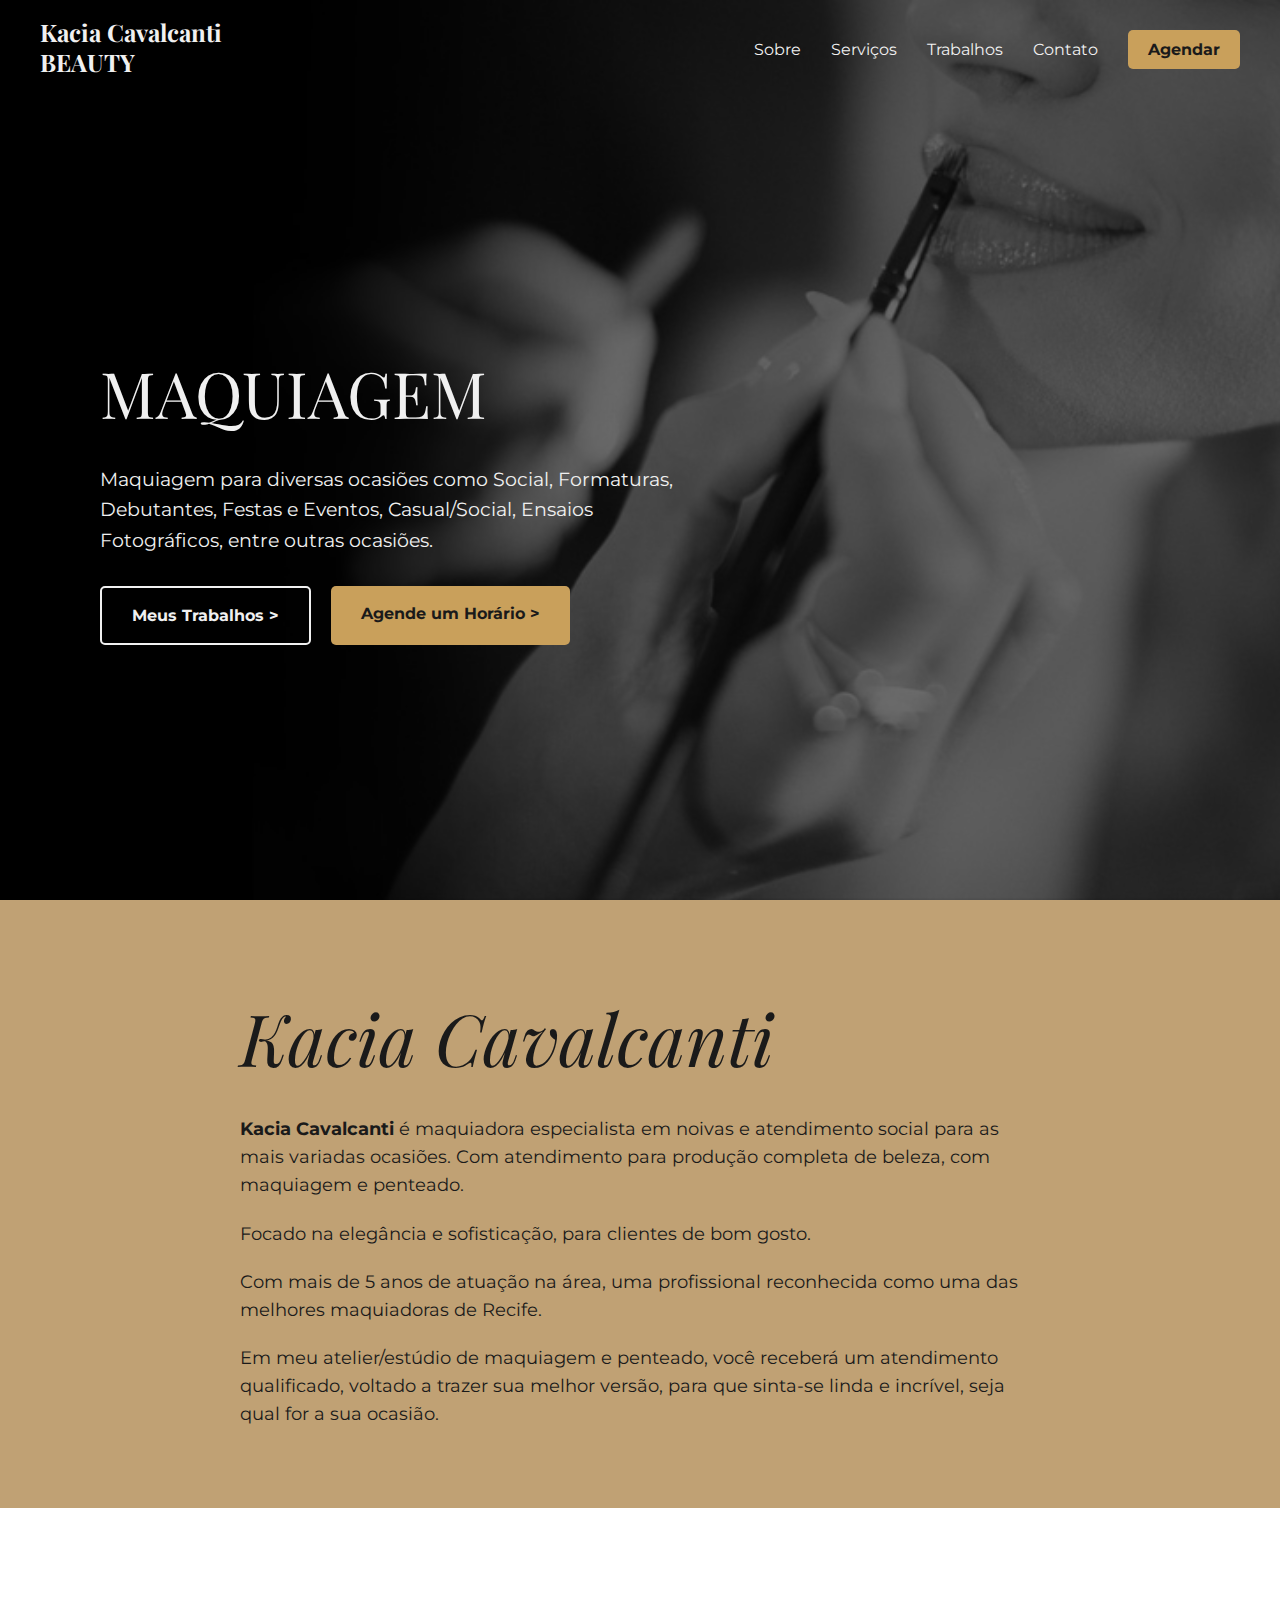
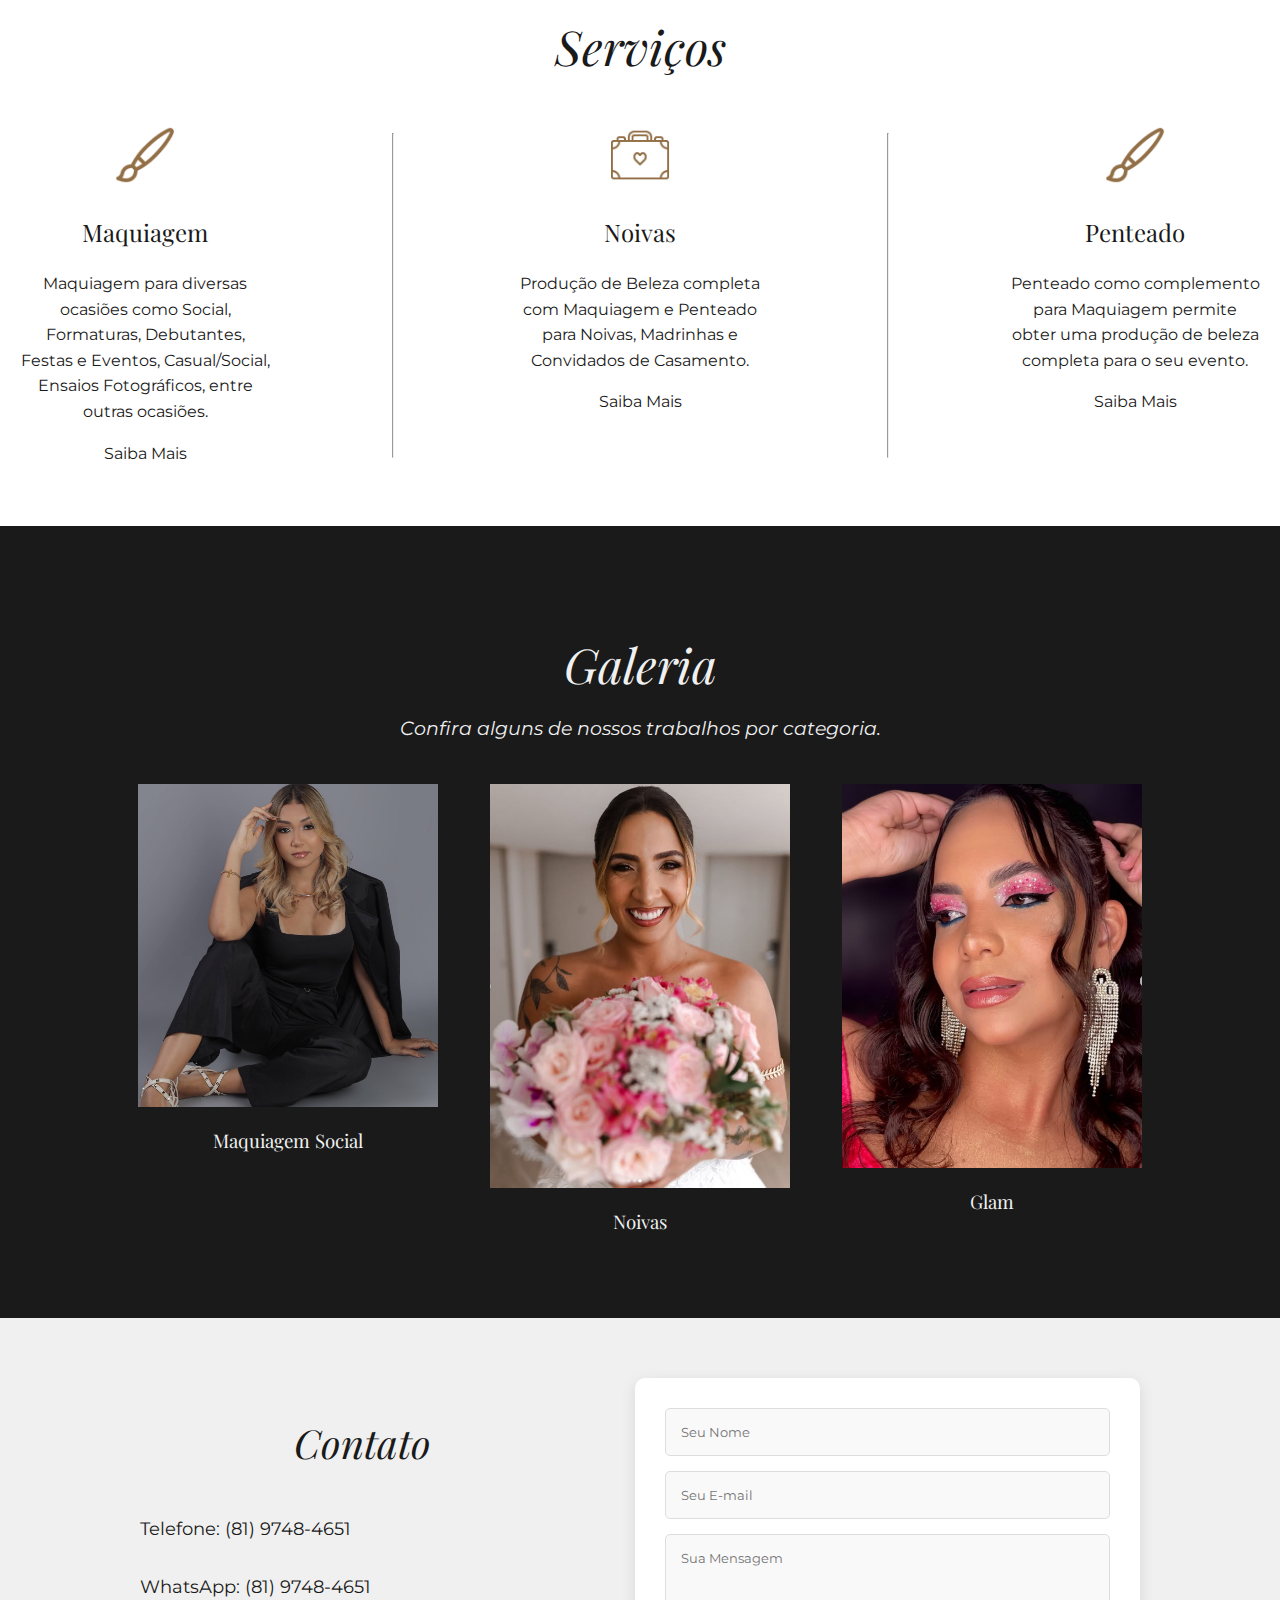
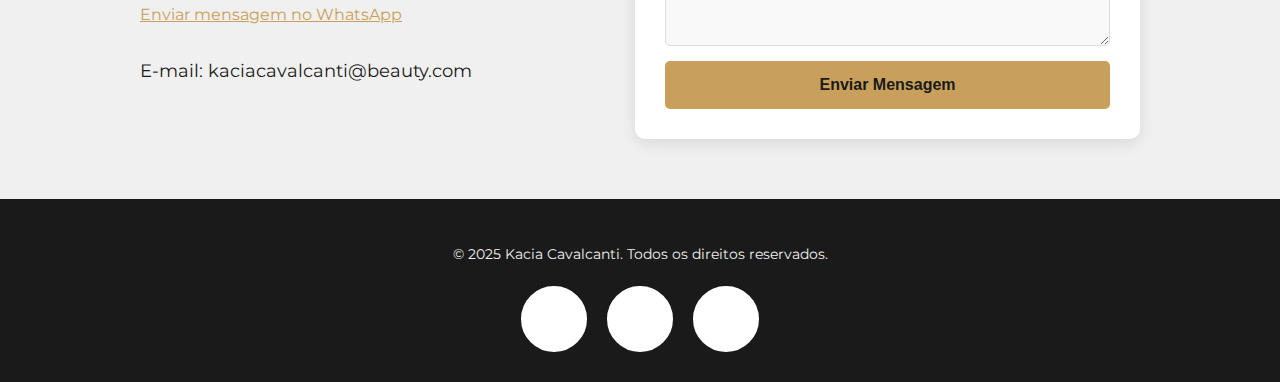
<file: index.html>
<!DOCTYPE html>
<html lang="pt-br">
<head>
    <meta charset="UTF-8">
    <meta name="viewport" content="width=device-width, initial-scale=1.0, maximum-scale=1.0, user-scalable=0">
    <title>Kacia Cavalcanti</title>
    <link rel="preconnect" href="https://fonts.googleapis.com">
    <link rel="preconnect" href="https://fonts.gstatic.com" crossorigin>
    <link href="https://fonts.googleapis.com/css2?family=Montserrat:wght@400;700&family=Playfair+Display:wght@400;700&display=swap" rel="stylesheet">
    <link rel="stylesheet" href="css/style.css">
    <link rel="preconnect" href="https://fonts.googleapis.com">
    <link rel="preconnect" href="https://fonts.gstatic.com" crossorigin>
    <link href="https://fonts.googleapis.com/css2?family=Playfair+Display:ital,wght@0,400;0,700;1,400;1,700&display=swap" rel="stylesheet">
    <link rel="stylesheet" href="https://use.fontawesome.com/releases/v5.6.3/css/all.css" integrity="sha384-UHRtZLI+pbxtHCWp1t77Bi1L4ZtiqrqD80Kn4Z8NTSRyMA2Fd33n5dQ8lWUE00s/" crossorigin="anonymous">
    <link rel="icon" type="image/x-icon" href="/images/logo_circula.png">
</head>
<script async src="https://www.googletagmanager.com/gtag/js?id=G-F5T0BCNCG4"></script>
<script>
  window.dataLayer = window.dataLayer || [];
  function gtag(){dataLayer.push(arguments);}
  gtag('js', new Date());

  gtag('config', 'G-F5T0BCNCG4');
</script>
<body>
<header class="hero-section">
    <nav class="navbar">
        <div class="logo">
            <a href="#">Kacia Cavalcanti<br>BEAUTY</a>
        </div>
        <div class="menu-toggle" id="mobile-menu">
            <span class="bar"></span>
            <span class="bar"></span>
            <span class="bar"></span>
        </div>
        <ul class="nav-links">
            <li><a href="#sobre">Sobre</a></li>
            <li class="dropdown">
                <a href="#servicos">Serviços</a>
            </li>
            <li><a href="trabalhos.html">Trabalhos</a></li>
            <li><a href="#contato">Contato</a></li>
            <li><a href="https://wa.me/558197484651" class="nav-button">Agendar</a></li>
        </ul>
    </nav>
    <div class="hero-content">
        <h1>MAQUIAGEM</h1>
        <p>Maquiagem para diversas ocasiões como Social, Formaturas, Debutantes, Festas e Eventos, Casual/Social, Ensaios Fotográficos, entre outras ocasiões.</p>
        <div class="hero-buttons">
            <a href="trabalhos.html" class="btn-detalhes">Meus Trabalhos ></a>
            <a href="https://wa.me/558197484651" class="btn-agendar">Agende um Horário ></a>
        </div>
    </div>
</header>

    <section class="about-me-detail">
        <div class="about-me-container">
            <h2>
                <span class="italic-title">Kacia Cavalcanti</span>
            </h2>
            <p>
                <span class="bold-text">Kacia Cavalcanti</span> é maquiadora especialista em noivas e atendimento social para as mais variadas ocasiões. Com atendimento para produção completa de beleza, com maquiagem e penteado.
            </p>
            <p>Focado na elegância e sofisticação, para clientes de bom gosto.</p>
            <p>
                Com mais de 5 anos de atuação na área, uma profissional reconhecida como uma das melhores maquiadoras de Recife.
            </p>
            <p>
                Em meu atelier/estúdio de maquiagem e penteado, você receberá um atendimento qualificado, voltado a trazer sua melhor versão, para que sinta-se linda e incrível, seja qual for a sua ocasião.
            </p>
        </div>
    </section>
    <section id="servicos" class="services-section">
        <h2 class="section-title-italic">Serviços</h2>
        <div class="services-container">
            <a href="maquiagem.html" class="service-link">
                <div class="service-item">
                    <img src="images/pincel.png" alt="Ícone de maquiagem">
                    <h3>Maquiagem</h3>
                    <p>Maquiagem para diversas ocasiões como Social, Formaturas, Debutantes, Festas e Eventos, Casual/Social, Ensaios Fotográficos, entre outras ocasiões.</p>
                    <span class="learn-more-button">Saiba Mais</span>
                </div>
            </a>
            <hr class="section-divider">
            <a href="#" class="service-link">
                <div class="service-item">
                    <img src="images/mala-de-viagem.png" alt="Ícone para noivas">
                    <h3>Noivas</h3>
                    <p>Produção de Beleza completa com Maquiagem e Penteado para Noivas, Madrinhas e Convidados de Casamento.</p>
                    <span class="learn-more-button">Saiba Mais</span>
                </div>
            </a>
            <hr class="section-divider">
            <a href="pentiado.html" class="service-link">
                <div class="service-item">
                    <img src="images/pincel.png" alt="Ícone para noivas">
                    <h3>Penteado</h3>
                    <p>Penteado como complemento para Maquiagem permite obter uma produção de beleza completa para o seu evento.</p>
                    <span class="learn-more-button">Saiba Mais</span>
                </div>
            </a>
        </div>
    </section>

<section id="galeria" class="gallery-section">
    <h2 class="section-title-italic">Galeria</h2>
    <p class="gallery-subtitle">Confira alguns de nossos trabalhos por categoria.</p>
    <div class="gallery-categories">
        <a href="trabalhos.html?categoria=social">
            <div class="category-card">
                <img src="images/social.png" alt="Capa Maquiagem Social">
                <h3>Maquiagem Social</h3>
            </div>
        </a>

        <a href="trabalhos.html?categoria=noivas">
            <div class="category-card">
                <img src="images/noiva.png" alt="Capa Maquiagem para Noivas">
                <h3>Noivas</h3>
            </div>
        </a>

        <a href="trabalhos.html?categoria=artisticas">
            <div class="category-card">
                <img src="images/artistca.png" alt="Capa Maquiagem Artística">
                <h3>Glam</h3>
            </div>
        </a>
    </div>
</section>

<div id="gallery-modal" class="modal">
    <span class="close-button">&times;</span>
    <div class="modal-content">
        </div>
</div>

    <section id="contato" class="contact-section">
        <div class="contact-container">
            <div class="contact-details">
                <h2 class="section-title-italic">Contato</h2>
                <div class="contact-item">
                    <p class="contact-text">Telefone: (81) 9748-4651</p>
                </div>
                <div class="contact-item">
                    <p class="contact-text">WhatsApp: (81) 9748-4651</p>
                    <a href="https://wa.me/558197484651" target="_blank" class="contact-link">Enviar mensagem no WhatsApp</a>
                </div>
                <div class="contact-item">
                    <p class="contact-text">E-mail: kaciacavalcanti@beauty.com</p>
                </div>
            </div>

            <div class="contact-form-container">
                <form action="#" method="POST">
                    <input type="text" name="name" placeholder="Seu Nome" required>
                    <input type="email" name="email" placeholder="Seu E-mail" required>
                    <textarea name="message" rows="5" placeholder="Sua Mensagem" required></textarea>
                    <button type="submit">Enviar Mensagem</button>
                </form>
            </div>
        </div>
    </section>
    <button id="scrollToTopBtn" title="Voltar ao topo">
        <img src="images/cima.png" alt="Seta para cima">
    </button>
    <footer class="footer">
        <p class="footer-text">&copy; 2025 Kacia Cavalcanti. Todos os direitos reservados.</p>
        <ul class="social-links">
            <li>
                <a href="https://www.instagram.com/kaciacavalcantibeauty?utm_source=ig_web_button_share_sheet&igsh=ZDNlZDc0MzIxNw==" target="_blank">
                    <i class="fab fa-instagram icon"></i>
                </a>
            </li>
            <li>
                <a href="https://wa.me/558197484651" target="_blank">
                    <i class="fab fa-whatsapp icon"></i>
                </a>
            </li>
            <li>
                <a href="mailto:kaciacavalcanti@beauty.com" target="_blank">
                    <i class="fas fa-envelope icon"></i>
                </a>
            </li>
        </ul>
    </footer>
    <script src="js/script.js"></script>
</body>
</html>
</file>
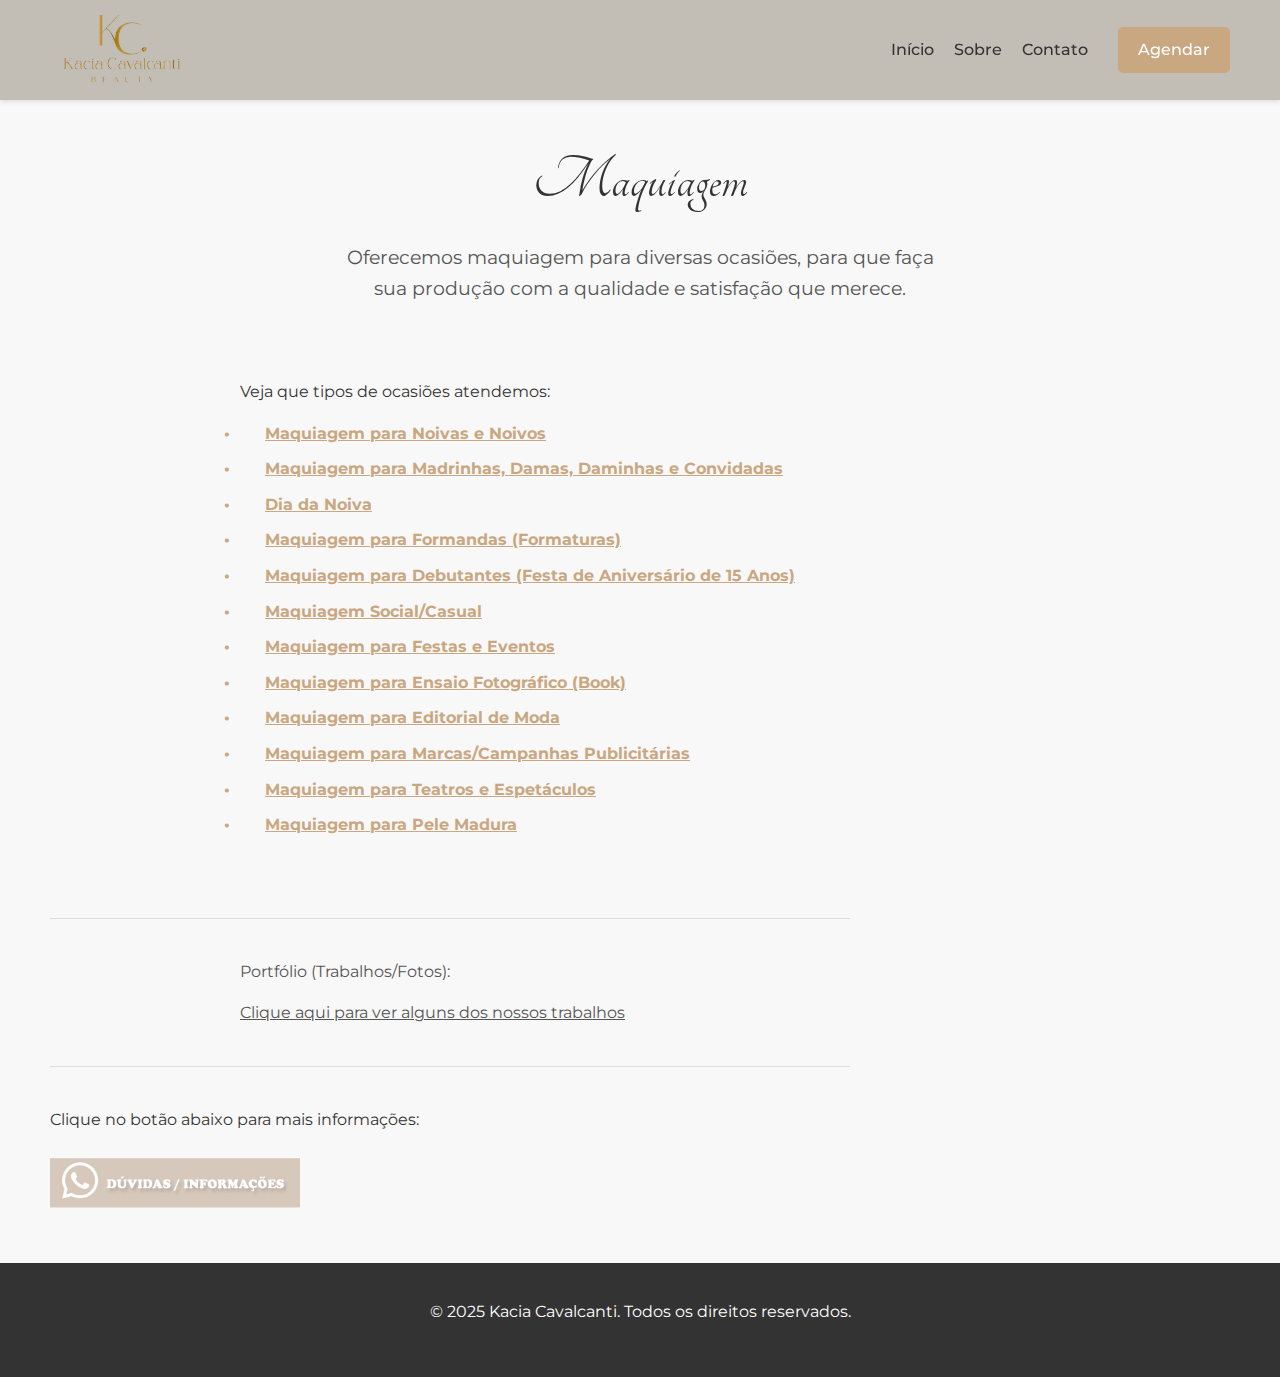
<file: maquiagem.html>
<!DOCTYPE html>
<html lang="pt-br">
<head>
    <meta charset="UTF-8">
    <meta name="viewport" content="width=device-width, initial-scale=1.0, maximum-scale=1.0, user-scalable=0">
    <title> Kacia Cavalcanti</title>
    <link rel="preconnect" href="https://fonts.googleapis.com">
    <link rel="preconnect" href="https://fonts.gstatic.com" crossorigin>
    <link href="https://fonts.googleapis.com/css2?family=Montserrat:wght@400;700&family=Playfair+Display:wght@400;700&display=swap" rel="stylesheet">
    <link href="https://fonts.googleapis.com/css2?family=Tangerine:wght@400;700&display=swap" rel="stylesheet">
    <link rel="stylesheet" href="https://use.fontawesome.com/releases/v5.6.3/css/all.css" integrity="sha384-UHRtZLI+pbxtHCWp1t77Bi1L4ZtiqrqD80Kn4Z8NTSRyMA2Fd33n5dQ8lWUE00s/" crossorigin="anonymous">
    <link rel="icon" type="image/x-icon" href="/images/logo_circula.png">
    
    <style>
        /* Estilos Gerais */
        body {
            font-family: 'Montserrat', sans-serif;
            margin: 0;
            padding: 0;
            background-color: #f8f8f8;
            color: #333;
            line-height: 1.6;
            padding-top: 80px; /* Espaço para a navbar fixa */
        }

        /* Header */
        .hero-section {
            background-color: #c2beb6;
            box-shadow: 0 2px 4px rgba(0, 0, 0, 0.1);
        }

        /* Barra de Navegação */
        .navbar {
            display: flex;
            justify-content: space-between;
            align-items: center;
            padding: 10px 50px;
            z-index: 100;
            width: 100%;
            position: fixed;
            top: 0;
            left: 0;
            background-color: #c2beb6;
            box-shadow: 0 2px 5px rgba(0,0,0,0.1);
            box-sizing: border-box; /* Garante que padding não adicione largura */
        }

        .navbar .logo img {
            height: 80px; /* Altura da logo */
            width: auto;
            display: block;
        }

        .nav-right-side {
            display: flex;
            align-items: center;
            gap: 30px;
        }

        .nav-links {
            list-style: none;
            display: flex;
            gap: 20px;
            margin: 0;
            padding: 0;
        }

        .nav-links a {
            text-decoration: none;
            color: #333;
            font-weight: 500;
            white-space: nowrap;
        }

        .nav-button {
            background-color: #c9a781;
            color: #fff;
            padding: 10px 20px;
            border-radius: 5px;
            font-weight: 500;
            text-decoration: none;
            white-space: nowrap;
        }

        .nav-button.mobile-show,
        .mobile-nav-right,
        .menu-toggle {
            display: none;
        }

        /* Título e Subtítulo */
        .portfolio-header {
            text-align: center;
            padding: 50px 0 20px;
        }

        .portfolio-name {
            font-family: 'Tangerine', cursive;
            font-size: 4em;
            font-weight: 400;
            margin: 0;
        }

        .portfolio-subtitle {
            font-size: 1.2em;
            color: #555;
            margin-top: 10px;
            max-width: 600px;
            margin-left: auto;
            margin-right: auto;
        }
        
        /* Seção de Serviços */
        .services-section {
            padding: 20px 50px;
            max-width: 800px;
            margin: 0 auto;
        }
        
        /* Alteração para alinhamento à esquerda */
        .services-section h2 {
            font-family: 'Playfair Display', serif;
            font-size: 1.8em;
            color: #c9a781;
            margin-bottom: 20px;
        }
        
        .services-list {
            list-style-type: none;
            padding: 0;
            margin-bottom: 20px;
        }
        
        .services-list li {
            position: relative;
            padding-left: 25px;
            margin-bottom: 10px;
            color: #555;
        }
        
        .services-list li::before {
            content: '\2022'; /* Ponto de bala */
            color: #c9a781;
            font-weight: bold;
            display: inline-block;
            width: 1em;
            margin-left: -1em;
            position: absolute;
            left: 0;
        }
        
        .services-list a {
            text-decoration: underline;
            color: #c9a781;
            font-weight: bold;
        }

        /* Classes para a seção de links da foto */
        .info-section {
            padding: 0 50px;
            max-width: 800px;
            margin: 0 auto;
            color: #555;
        }

        .info-section a {
            color: #555;
            text-decoration: underline;
        }

        .whatsapp-button-container {
            text-align: left;
            margin: 40px 50px;
            max-width: 800px;
        }
        
        .whatsapp-button {
            display: inline-block;
            text-decoration: none;
            cursor: pointer;
        }

        .whatsapp-button img {
            max-width: 250px;
            height: auto;
            display: block;
        }
        
        .divider {
            border: 0;
            height: 1px;
            background-color: #ddd;
            margin: 40px 50px;
            max-width: 800px;
        }


        /* Rodapé */
        .footer {
            background-color: #333;
            color: #fff;
            text-align: center;
            padding: 20px;
        }

        .social-links {
            list-style: none;
            display: flex;
            justify-content: center;
            gap: 20px;
            margin-top: 10px;
            padding: 0;
        }

        .social-links a {
            color: #fff;
            font-size: 1.5em;
        }

        /* Responsividade */
        @media (max-width: 768px) {
            .navbar {
                padding: 10px 15px;
            }

            .nav-right-side {
                display: none;
            }

            .mobile-nav-right {
                display: flex;
                align-items: center;
                gap: 15px;
            }
            
            .nav-links {
                display: none;
                flex-direction: column;
                width: 100%;
                position: absolute;
                top: 60px;
                left: 0;
                background-color: #c2beb6;
                padding: 10px;
                box-shadow: 0 4px 4px rgba(0,0,0,0.1);
                text-align: center;
            }
            
            .nav-links.active {
                display: flex;
            }
            
            .menu-toggle {
                display: block;
                cursor: pointer;
            }

            .nav-links li {
                margin: 5px 0;
            }
            
            .nav-button.mobile-show {
                display: block;
                font-size: 0.9em;
                padding: 8px 12px;
            }
            
            .services-section, .info-section, .divider, .whatsapp-button-container {
                padding: 0 15px;
                margin: 20px auto;
            }
        }
    </style>
</head>
<body>
    <header class="hero-section">
        <nav class="navbar">
            <div class="logo">
                <a href="index.html">
                    <img src="images/logo-principal.png" alt="Kacia Cavalcanti Beauty">
                </a>
            </div>
            <div class="nav-right-side">
                <ul class="nav-links">
                    <li><a href="index.html">Início</a></li>
                    <li><a href="index.html#sobre">Sobre</a></li>
                    <li><a href="index.html#contato">Contato</a></li>
                </ul>
                <a href="https://wa.me/558197484651" class="nav-button desktop-show">Agendar</a>
            </div>

            <div class="mobile-nav-right">
                <a href="https://wa.me/558197484651" class="nav-button mobile-show">Agendar</a>
                <div class="menu-toggle" id="mobile-menu">
                    <span class="bar"></span>
                    <span class="bar"></span>
                    <span class="bar"></span>
                </div>
            </div>
        </nav>
    </header>

    <main>
        <section class="portfolio-header">
            <h1 class="portfolio-name">Maquiagem</h1>
            <p class="portfolio-subtitle">Oferecemos maquiagem para diversas ocasiões, para que faça sua produção com a qualidade e satisfação que merece.</p>
        </section>
        
        <section class="services-section">
            <p>Veja que tipos de ocasiões atendemos:</p>
            <ul class="services-list">
                <li><a href="#">Maquiagem para Noivas e Noivos</a></li>
                <li><a href="#">Maquiagem para Madrinhas, Damas, Daminhas e Convidadas</a></li>
                <li><a href="#">Dia da Noiva</a></li>
                <li><a href="#">Maquiagem para Formandas (Formaturas)</a></li>
                <li><a href="#">Maquiagem para Debutantes (Festa de Aniversário de 15 Anos)</a></li>
                <li><a href="#">Maquiagem Social/Casual</a></li>
                <li><a href="#">Maquiagem para Festas e Eventos</a></li>
                <li><a href="#">Maquiagem para Ensaio Fotográfico (Book)</a></li>
                <li><a href="#">Maquiagem para Editorial de Moda</a></li>
                <li><a href="#">Maquiagem para Marcas/Campanhas Publicitárias</a></li>
                <li><a href="#">Maquiagem para Teatros e Espetáculos</a></li>
                <li><a href="#">Maquiagem para Pele Madura</a></li>
            </ul>
        </section>  
        <hr class="divider">
        
        <section class="info-section">
            <p>Portfólio (Trabalhos/Fotos):</p>
            <p><a href="trabalhos.html">Clique aqui para ver alguns dos nossos trabalhos</a></p>
        </section>
        <hr class="divider">
        <div class="whatsapp-button-container">
            <p>Clique no botão abaixo para mais informações:</p>
            <a href="https://wa.me/558197484651" target="_blank" class="whatsapp-button">
                <img src="images/botao-whatsapp.png" alt="Botão Dúvidas e Informações">
            </a>
        </div>
        
    </main>

    <footer class="footer">
        <p class="footer-text">&copy; 2025 Kacia Cavalcanti. Todos os direitos reservados.</p>
        <ul class="social-links">
            <li>
                <a href="https://www.instagram.com/kaciacavalcantibeauty?utm_source=ig_web_button_share_sheet&igsh=ZDNlZDc0MzIxNw==" target="_blank">
                    <i class="fab fa-instagram icon"></i>
                </a>
            </li>
            <li>
                <a href="https://wa.me/558197484651" target="_blank">
                    <i class="fab fa-whatsapp icon"></i>
                </a>
            </li>
            <li>
                <a href="mailto:kaciacavalcanti@beauty.com" target="_blank">
                    <i class="fas fa-envelope icon"></i>
                </a>
            </li>
        </ul>
    </footer>

    <script src="js/script_portifolio.js"></script>
</body>
</html>
</file>
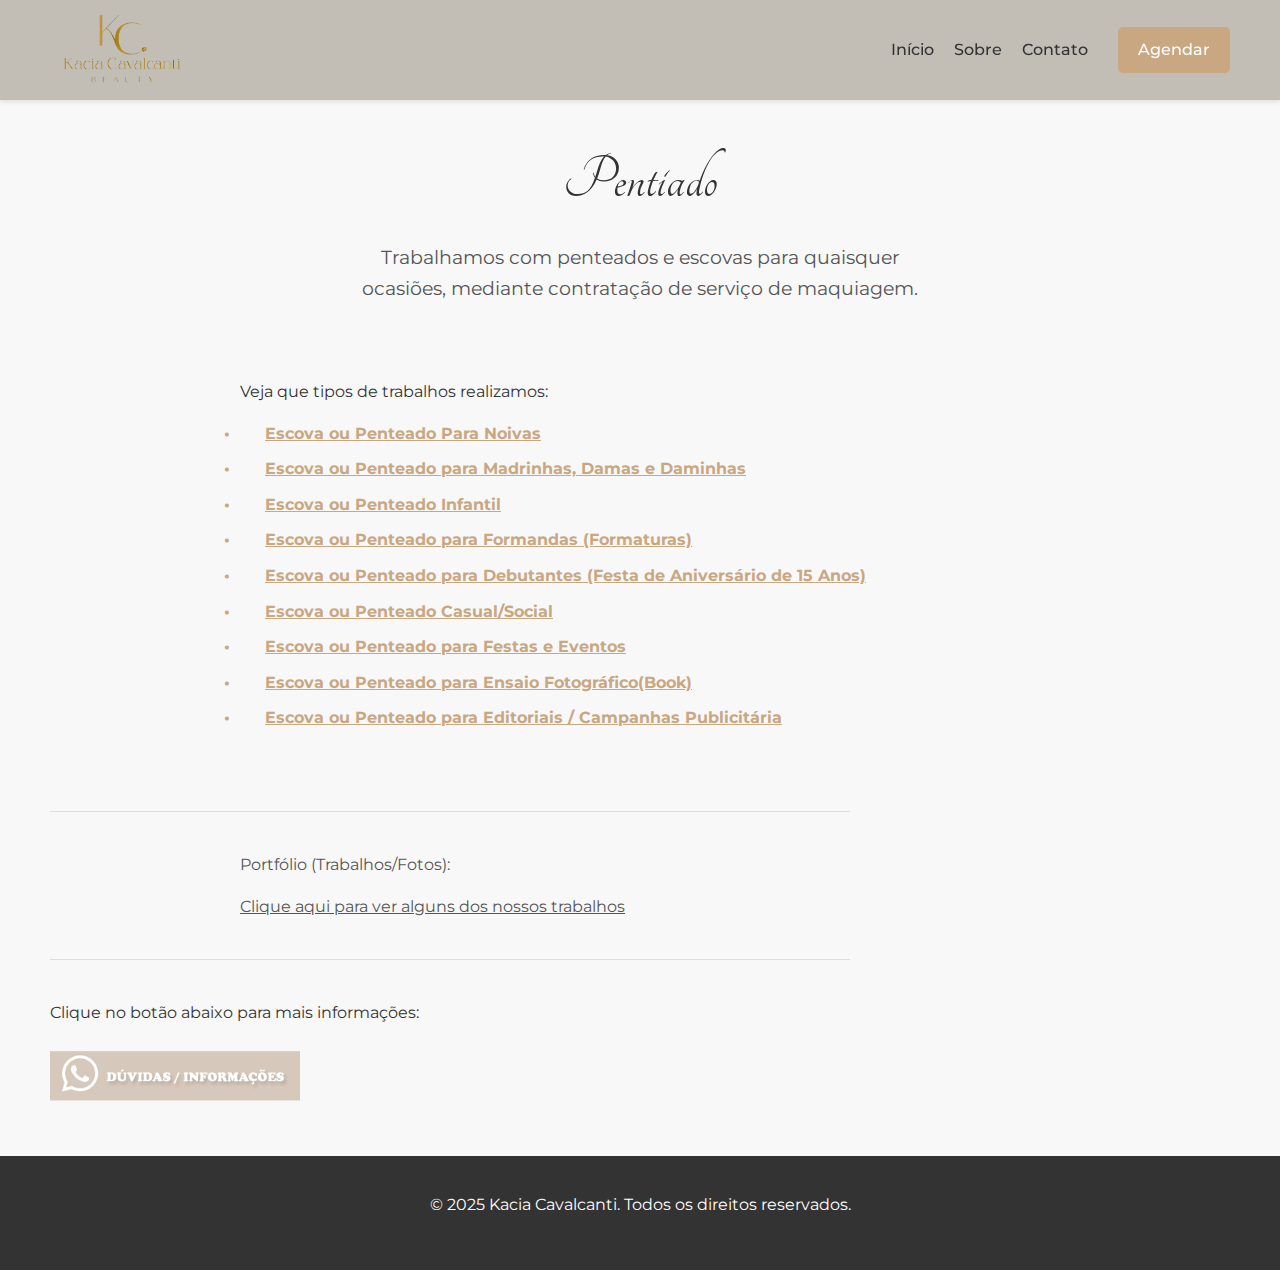
<file: pentiado.html>
<!DOCTYPE html>
<html lang="pt-br">
<head>
    <meta charset="UTF-8">
    <meta name="viewport" content="width=device-width, initial-scale=1.0, maximum-scale=1.0, user-scalable=0">
    <title> Kacia Cavalcanti</title>
    <link rel="preconnect" href="https://fonts.googleapis.com">
    <link rel="preconnect" href="https://fonts.gstatic.com" crossorigin>
    <link href="https://fonts.googleapis.com/css2?family=Montserrat:wght@400;700&family=Playfair+Display:wght@400;700&display=swap" rel="stylesheet">
    <link href="https://fonts.googleapis.com/css2?family=Tangerine:wght@400;700&display=swap" rel="stylesheet">
    <link rel="stylesheet" href="https://use.fontawesome.com/releases/v5.6.3/css/all.css" integrity="sha384-UHRtZLI+pbxtHCWp1t77Bi1L4ZtiqrqD80Kn4Z8NTSRyMA2Fd33n5dQ8lWUE00s/" crossorigin="anonymous">
    <link rel="icon" type="image/x-icon" href="/images/logo_circula.png">
    
    <style>
        /* Estilos Gerais */
        body {
            font-family: 'Montserrat', sans-serif;
            margin: 0;
            padding: 0;
            background-color: #f8f8f8;
            color: #333;
            line-height: 1.6;
            padding-top: 80px; /* Espaço para a navbar fixa */
        }

        /* Header */
        .hero-section {
            background-color: #c2beb6;
            box-shadow: 0 2px 4px rgba(0, 0, 0, 0.1);
        }

        /* Barra de Navegação */
        .navbar {
            display: flex;
            justify-content: space-between;
            align-items: center;
            padding: 10px 50px;
            z-index: 100;
            width: 100%;
            position: fixed;
            top: 0;
            left: 0;
            background-color: #c2beb6;
            box-shadow: 0 2px 5px rgba(0,0,0,0.1);
            box-sizing: border-box; /* Garante que padding não adicione largura */
        }

        .navbar .logo img {
            height: 80px; /* Altura da logo */
            width: auto;
            display: block;
        }

        .nav-right-side {
            display: flex;
            align-items: center;
            gap: 30px;
        }

        .nav-links {
            list-style: none;
            display: flex;
            gap: 20px;
            margin: 0;
            padding: 0;
        }

        .nav-links a {
            text-decoration: none;
            color: #333;
            font-weight: 500;
            white-space: nowrap;
        }

        .nav-button {
            background-color: #c9a781;
            color: #fff;
            padding: 10px 20px;
            border-radius: 5px;
            font-weight: 500;
            text-decoration: none;
            white-space: nowrap;
        }

        .nav-button.mobile-show,
        .mobile-nav-right,
        .menu-toggle {
            display: none;
        }

        /* Título e Subtítulo */
        .portfolio-header {
            text-align: center;
            padding: 50px 0 20px;
        }

        .portfolio-name {
            font-family: 'Tangerine', cursive;
            font-size: 4em;
            font-weight: 400;
            margin: 0;
        }

        .portfolio-subtitle {
            font-size: 1.2em;
            color: #555;
            margin-top: 10px;
            max-width: 600px;
            margin-left: auto;
            margin-right: auto;
        }
        
        /* Seção de Serviços */
        .services-section {
            padding: 20px 50px;
            max-width: 800px;
            margin: 0 auto;
        }
        
        /* Alteração para alinhamento à esquerda */
        .services-section h2 {
            font-family: 'Playfair Display', serif;
            font-size: 1.8em;
            color: #c9a781;
            margin-bottom: 20px;
        }
        
        .services-list {
            list-style-type: none;
            padding: 0;
            margin-bottom: 20px;
        }
        
        .services-list li {
            position: relative;
            padding-left: 25px;
            margin-bottom: 10px;
            color: #555;
        }
        
        .services-list li::before {
            content: '\2022'; /* Ponto de bala */
            color: #c9a781;
            font-weight: bold;
            display: inline-block;
            width: 1em;
            margin-left: -1em;
            position: absolute;
            left: 0;
        }
        
        .services-list a {
            text-decoration: underline;
            color: #c9a781;
            font-weight: bold;
        }

        /* Classes para a seção de links da foto */
        .info-section {
            padding: 0 50px;
            max-width: 800px;
            margin: 0 auto;
            color: #555;
        }

        .info-section a {
            color: #555;
            text-decoration: underline;
        }

        .whatsapp-button-container {
            text-align: left;
            margin: 40px 50px;
            max-width: 800px;
        }
        
        .whatsapp-button {
            display: inline-block;
            text-decoration: none;
            cursor: pointer;
        }

        .whatsapp-button img {
            max-width: 250px;
            height: auto;
            display: block;
        }
        
        .divider {
            border: 0;
            height: 1px;
            background-color: #ddd;
            margin: 40px 50px;
            max-width: 800px;
        }


        /* Rodapé */
        .footer {
            background-color: #333;
            color: #fff;
            text-align: center;
            padding: 20px;
        }

        .social-links {
            list-style: none;
            display: flex;
            justify-content: center;
            gap: 20px;
            margin-top: 10px;
            padding: 0;
        }

        .social-links a {
            color: #fff;
            font-size: 1.5em;
        }

        /* Responsividade */
        @media (max-width: 768px) {
            .navbar {
                padding: 10px 15px;
            }

            .nav-right-side {
                display: none;
            }

            .mobile-nav-right {
                display: flex;
                align-items: center;
                gap: 15px;
            }
            
            .nav-links {
                display: none;
                flex-direction: column;
                width: 100%;
                position: absolute;
                top: 60px;
                left: 0;
                background-color: #c2beb6;
                padding: 10px;
                box-shadow: 0 4px 4px rgba(0,0,0,0.1);
                text-align: center;
            }
            
            .nav-links.active {
                display: flex;
            }
            
            .menu-toggle {
                display: block;
                cursor: pointer;
            }

            .nav-links li {
                margin: 5px 0;
            }
            
            .nav-button.mobile-show {
                display: block;
                font-size: 0.9em;
                padding: 8px 12px;
            }
            
            .services-section, .info-section, .divider, .whatsapp-button-container {
                padding: 0 15px;
                margin: 20px auto;
            }
        }
    </style>
</head>
<body>
    <header class="hero-section">
        <nav class="navbar">
            <div class="logo">
                <a href="index.html">
                    <img src="images/logo-principal.png" alt="Kacia Cavalcanti Beauty">
                </a>
            </div>
            <div class="nav-right-side">
                <ul class="nav-links">
                    <li><a href="index.html">Início</a></li>
                    <li><a href="index.html#sobre">Sobre</a></li>
                    <li><a href="index.html#contato">Contato</a></li>
                </ul>
                <a href="https://wa.me/558197484651" class="nav-button desktop-show">Agendar</a>
            </div>

            <div class="mobile-nav-right">
                <a href="https://wa.me/558197484651" class="nav-button mobile-show">Agendar</a>
                <div class="menu-toggle" id="mobile-menu">
                    <span class="bar"></span>
                    <span class="bar"></span>
                    <span class="bar"></span>
                </div>
            </div>
        </nav>
    </header>

    <main>
        <section class="portfolio-header">
            <h1 class="portfolio-name">Pentiado</h1>
            <p class="portfolio-subtitle">Trabalhamos com penteados e escovas para quaisquer ocasiões, mediante contratação de serviço de maquiagem.</p>
        </section>
        
        <section class="services-section">
            <p>Veja que tipos de trabalhos realizamos:</p>
            <ul class="services-list">
                <li><a href="#">Escova ou Penteado Para Noivas</a></li>
                <li><a href="#">Escova ou Penteado para Madrinhas, Damas e Daminhas</a></li>
                <li><a href="#">Escova ou Penteado Infantil</a></li>
                <li><a href="#">Escova ou Penteado para Formandas (Formaturas)</a></li>
                <li><a href="#">Escova ou Penteado para Debutantes (Festa de Aniversário de 15 Anos)</a></li>
                <li><a href="#">Escova ou Penteado Casual/Social</a></li>
                <li><a href="#">Escova ou Penteado para Festas e Eventos</a></li>
                <li><a href="#">Escova ou Penteado para Ensaio Fotográfico(Book)</a></li>
                <li><a href="#">Escova ou Penteado para Editoriais / Campanhas Publicitária</a></li>
            </ul>
        </section>  
        <hr class="divider">
        
        <section class="info-section">
            <p>Portfólio (Trabalhos/Fotos):</p>
            <p><a href="trabalhos.html">Clique aqui para ver alguns dos nossos trabalhos</a></p>
        </section>
        <hr class="divider">
        <div class="whatsapp-button-container">
            <p>Clique no botão abaixo para mais informações:</p>
            <a href="https://wa.me/558197484651" target="_blank" class="whatsapp-button">
                <img src="images/botao-whatsapp.png" alt="Botão Dúvidas e Informações">
            </a>
        </div>
        
    </main>

    <footer class="footer">
        <p class="footer-text">&copy; 2025 Kacia Cavalcanti. Todos os direitos reservados.</p>
        <ul class="social-links">
            <li>
                <a href="https://www.instagram.com/kaciacavalcantibeauty?utm_source=ig_web_button_share_sheet&igsh=ZDNlZDc0MzIxNw==" target="_blank">
                    <i class="fab fa-instagram icon"></i>
                </a>
            </li>
            <li>
                <a href="https://wa.me/558197484651" target="_blank">
                    <i class="fab fa-whatsapp icon"></i>
                </a>
            </li>
            <li>
                <a href="mailto:kaciacavalcanti@beauty.com" target="_blank">
                    <i class="fas fa-envelope icon"></i>
                </a>
            </li>
        </ul>
    </footer>

    <script src="js/script_portifolio.js"></script>
</body>
</html>
</file>
<file: css/style.css>
/* Paleta de Cores:
    - Preto Escuro: #1a1a1a
    - Dourado para Seções: #c9a05b
    - Cinza Claro: #f0f0f0
    - Preto para Títulos e Textos: #1a1a1a
*/

body {
    font-family: 'Montserrat', sans-serif;
    margin: 0;
    padding: 0;
    background-color: #ffffff; /* O fundo geral agora é dourado */
    color: #f0f0f0;
    line-height: 1.6;
}

h1, h2, h3, h4 {
    font-family: 'Playfair Display', serif;
    color: #1a1a1a;
    text-align: center;
    margin-bottom: 20px;
    font-weight: 300; /* Deixa a fonte mais fina */
}
.section-title-italic {
    font-size: 3em;
    font-style: italic; /* Adiciona o itálico */
    color: #ffffff;
    text-align: center;
    margin-bottom: 20px;
}

/* Estilo do Cabeçalho e Introdução */
.hero-section {
    position: relative;
    height: 100vh;
    background-image: url('../images/capa-maquiagem_preta.jpg');
    background-size: cover;
    background-position: center;
    background-repeat: no-repeat;
    color: #f0f0f0;
    display: flex;
    flex-direction: column;
    justify-content: flex-start;
}
.hero-section::after {
    content: '';
    position: absolute;
    top: 0;
    left: 0;
    width: 100%;
    height: 100%;
    background-color: rgba(0, 0, 0, 0.5); /* Overlay preto semi-transparente */
    z-index: 1;
}
.nav-links {
    list-style: none;
    display: flex; /* Agora a regra está na classe correta */
    margin: 0;
    padding: 0;
    align-items: center;
}
/* Navegação */
.navbar {
    display: flex;
    justify-content: space-between;
    align-items: center;
    padding: 20px 40px;
    z-index: 2; /* Para ficar acima do overlay */
}

.navbar .logo a {
    font-family: 'Playfair Display', serif;
    color: #f0f0f0;
    text-decoration: none;
    font-weight: bold;
    font-size: 1.5em;
    line-height: 1;
}

.navbar ul {
    list-style: none;
    margin: 0;
    padding: 0;
    align-items: center;
}

.navbar li {
    margin-left: 30px;
}

.navbar a {
    color: #f0f0f0;
    text-decoration: none;
    transition: color 0.3s ease;
}

.navbar a:hover {
    color: #c9a05b;
}

.navbar .nav-button {
    background-color: #c9a05b;
    color: #1a1a1a;
    padding: 10px 20px;
    border-radius: 5px;
    font-weight: bold;
    transition: background-color 0.3s ease;
}

.navbar .nav-button:hover {
    background-color: #f0f0f0;
    color: #c9a05b;
}

/* Conteúdo principal do cabeçalho */
.hero-content {
    position: relative;
    z-index: 2;
    padding-left: 100px;
    padding-top: 200px; /* Ajuste a altura para o posicionamento do texto */
    text-align: left;
}

.hero-content h1 {
    color: #f0f0f0;
    font-size: 4em;
    margin-bottom: 10px;
    text-align: left;
}

.hero-content p {
    font-size: 1.2em;
    max-width: 600px;
    margin-bottom: 30px;
}

.hero-buttons {
    display: flex;
    gap: 20px;
}

.btn-detalhes, .btn-agendar {
    display: inline-block;
    padding: 15px 30px;
    border-radius: 5px;
    text-decoration: none;
    font-weight: bold;
    transition: background-color 0.3s ease;
}

.btn-detalhes {
    background-color: transparent;
    border: 2px solid #f0f0f0;
    color: #f0f0f0;
}

.btn-detalhes:hover {
    background-color: #f0f0f0;
    color: #1a1a1a;
}

.btn-agendar {
    background-color: #c9a05b;
    color: #1a1a1a;
}

.btn-agendar:hover {
    background-color: #f0f0f0;
    color: #c9a05b;
}


/* ... (O restante do seu CSS que não foi alterado deve vir aqui) ... */
.about-section {
    background-color: #c9a05b;
    color: #1a1a1a;
}

.about-section h2 {
    color: #1a1a1a;
    font-size: 2.5em;
}

.about-section .about-text {
    max-width: 800px;
    margin: auto;
    margin-bottom: 40px;
}
/* Seção "Sobre Mim" Detalhada */
.about-me-detail {
    background-color: #c0a174; /* A nova cor de fundo */
    color: #1a1a1a;
    padding: 60px 20px;
    text-align: left;
}

.about-me-container {
    max-width: 800px;
    margin: auto;
}

.about-me-detail h2 {
    text-align: left;
    margin-bottom: 20px;
}

.about-me-detail .italic-title {
    font-size: 3em;
    font-family: 'Playfair Display', serif; /* Mantém a fonte do título */
    font-style: italic; /* A propriedade mágica para itálico */
    color: #1a1a1a;
}

.about-me-detail p {
    font-size: 1.1em;
    margin-bottom: 20px;
}

.about-me-detail .bold-text {
    font-weight: bold; /* Para o texto em negrito */
}

/* Scroll para o topo */
.scroll-to-top {
    position: fixed;
    bottom: 20px;
    right: 20px;
    background-color: #1a1a1a;
    color: #f0f0f0;
    border: none;
    padding: 10px 15px;
    font-size: 1.5em;
    border-radius: 5px;
    cursor: pointer;
    transition: background-color 0.3s;
    display: none; /* Inicia escondido, JavaScript o mostrará */
}

.scroll-to-top:hover {
    background-color: #333;
}
/* Seção de Serviços */
.services-section {
    background-color: #1a1a1a; /* Fundo preto */
    color: #f0f0f0;
}

.services-section h2 {
    color: #f0f0f0; /* Título em cinza claro */
}

.services-container {
    display: flex;
    flex-wrap: wrap;
    justify-content: center;
    gap: 30px;
    margin-top: 40px;
}

.service-card {
    background-color: #c9a05b; /* Fundo do card em dourado */
    color: #1a1a1a; /* Cor do texto no card */
    padding: 30px;
    border-radius: 10px;
    box-shadow: 0 4px 8px rgba(0, 0, 0, 0.2);
    width: 280px;
    text-align: center;
    transition: transform 0.3s ease;
}

.service-card:hover {
    transform: translateY(-10px); /* Efeito de elevação ao passar o mouse */
}

.service-card h3 {
    color: #1a1a1a; /* Título do serviço em preto */
    font-size: 1.5em;
    margin-top: 0;
}

.service-card p {
    font-size: 1em;
    min-height: 80px;
}

.price-tag {
    display: block;
    font-size: 1.4em;
    font-weight: bold;
    color: #1a1a1a;
    margin: 15px 0;
}

.service-button {
    display: inline-block;
    padding: 10px 20px;
    background-color: #1a1a1a;
    color: #f0f0f0;
    text-decoration: none;
    font-weight: bold;
    border-radius: 5px;
    transition: background-color 0.3s ease;
}

.service-button:hover {
    background-color: #333;
}
/* Seção de Serviços (Fundo Dourado) */
.services-section {
    background-color: #ffffff;
    color: #1a1a1a;
    padding: 60px 20px;
}

.services-section h2 {
    color: #1a1a1a;
}

.services-container {
    display: flex;
    flex-wrap: wrap;
    justify-content: center;
    gap: 50px;
    margin-top: 40px;
}

.service-item {
    width: 250px;
    text-align: center;
}

.service-item img {
    width: 60px;
    margin-bottom: 20px;
}
.gallery-categories a {
    text-decoration: none;
    color: #333; /* Para garantir que o texto seja escuro */
}

.service-item h3 {
    font-size: 1.5em;
    margin-top: 0;
    color: #1a1a1a;
}

.service-item p {
    font-size: 1em;
    min-height: 80px;
}

/* Seção da Galeria */
.gallery-section {
    background-color: #1a1a1a;
    color: #f0f0f0;
    padding: 60px 20px;
    text-align: center;
}

.gallery-section h2 {
    color: #f0f0f0;
}

.gallery-subtitle {
    font-size: 1.2em;
    font-style: italic;
    margin-top: -10px;
    margin-bottom: 40px;
}

.gallery-categories {
    display: flex;
    flex-wrap: wrap;
    justify-content: center;
    gap: 50px;
    margin-top: 40px;
}

.category-card {
    width: 300px;
    cursor: pointer;
    text-align: center;
    border: 1px solid transparent; /* Borda invisível */
    transition: border 0.3s ease;
}

.category-card:hover {
    border: 1px solid #c9a05b; /* Borda dourada ao passar o mouse */
}

.category-card img {
    width: 100%;
    height: auto;
    display: block;
    margin-bottom: 15px;
}

.category-card h3 {
    color: #f0f0f0;
}

/* Estilo da Janela Modal */
.modal {
    display: none; /* Escondida por padrão */
    position: fixed;
    z-index: 1000;
    left: 0;
    top: 0;
    width: 100%;
    height: 100%;
    overflow: auto;
    background-color: rgba(0, 0, 0, 0.9);
}

.modal-content {
    margin: auto;
    display: grid;
    grid-template-columns: repeat(auto-fit, minmax(200px, 1fr));
    gap: 10px;
    max-width: 900px;
    padding: 20px;
    position: relative;
    top: 50%;
    transform: translateY(-50%);
}

.modal-content img {
    width: 100%;
    height: auto;
}

.close-button {
    color: #f0f0f0;
    font-size: 40px;
    font-weight: bold;
    position: absolute;
    top: 20px;
    right: 30px;
    cursor: pointer;
}
/* Seção de Contato Combinada */
.contact-section {
    background-color: #f0f0f0; /* Fundo claro para combinar com a imagem */
    color: #1a1a1a;
    padding: 60px 20px;
    text-align: center;
}
/* Ajuste o título principal da seção */
.contact-section h2.section-title-italic {
    color: #1a1a1a;
}
.contact-section h2 {
    font-size: 2.5em;
    margin-bottom: 40px;
}

.contact-container {
    display: flex;
    flex-wrap: wrap;
    justify-content: center;
    gap: 50px;
    max-width: 1000px;
    margin: auto;
}

/* Coluna de Dados de Contato */
.contact-details {
    flex: 1;
    min-width: 300px;
    text-align: left;
}

.contact-item {
    margin-bottom: 30px;
}

.contact-item h3 {
    font-size: 1.5em;
    margin: 0 0 5px 0;
    color: #1a1a1a;
    font-family: 'Playfair Display', serif;
}

.contact-item p {
    margin: 0;
    font-size: 1.1em;
}

.contact-link {
    color: #c9a05b;
    text-decoration: underline;
    transition: color 0.3s ease;
}

.contact-link:hover {
    color: #1a1a1a;
}

.social-icons {
    display: flex;
    gap: 15px;
    margin-top: 10px;
}

.social-icons img {
    width: 30px;
    height: 30px;
    transition: transform 0.3s ease;
}

.social-icons img:hover {
    transform: scale(1.1);
}

/* Coluna do Formulário */
.contact-form-container {
    flex: 1;
    min-width: 300px;
    max-width: 450px;
    background-color: #fff;
    padding: 30px;
    border-radius: 10px;
    box-shadow: 0 4px 15px rgba(0, 0, 0, 0.1);
}

.contact-form-container .form-intro {
    font-style: italic;
    color: #555;
    margin-bottom: 20px;
}

.contact-form-container form {
    display: flex;
    flex-direction: column;
    gap: 15px;
}

.contact-form-container input, .contact-form-container textarea {
    padding: 15px;
    border: 1px solid #ddd;
    border-radius: 5px;
    background-color: #f9f9f9;
    font-family: 'Montserrat', sans-serif;
}

.contact-form-container button {
    background-color: #c9a05b;
    color: #1a1a1a;
    border: none;
    padding: 15px;
    font-size: 1em;
    font-weight: bold;
    cursor: pointer;
    border-radius: 5px;
    transition: background-color 0.3s ease;
}

.contact-form-container button:hover {
    background-color: #D4AF37;
}
/* Botão de Voltar ao Topo */
#scrollToTopBtn {
    display: none; /* Escondido por padrão */
    position: fixed;
    bottom: 30px;
    right: 30px;
    z-index: 99;
    font-size: 1.2em;
    border: none;
    outline: none;
    background-color: #c9a05b; /* Cor dourada */
    color: white;
    cursor: pointer;
    padding: 15px;
    border-radius: 50%;
    transition: background-color 0.3s, transform 0.3s;
    box-shadow: 0 4px 8px rgba(0, 0, 0, 0.2);
}

#scrollToTopBtn:hover {
    background-color: #D4AF37;
    transform: scale(1.1);
}

#scrollToTopBtn img {
    width: 20px; /* Tamanho do ícone */
    height: 20px;
    filter: invert(100%); /* Deixa o ícone branco */
}
/* Estilo do Rodapé */
.footer {
    background-color: #1a1a1a;
    color: #f0f0f0;
    text-align: center;
    padding: 30px 20px;
    font-size: 0.9em;
}

.footer-text {
    margin-bottom: 20px;
}

/* Container dos Botões Sociais */
.social-links {
    display: flex;
    justify-content: center;
    list-style: none; /* Remove os pontos da lista */
    padding: 0;
    margin: 0;
}

.social-links li {
    margin: 0 10px;
}

/* Estilo do Botão */
.social-links li a {
    width: 60px;
    height: 60px;
    background-color: #fff;
    text-align: center;
    line-height: 60px;
    font-size: 25px;
    display: block;
    border-radius: 50%;
    position: relative;
    overflow: hidden;
    border: 3px solid #fff;
    z-index: 1;
}

/* Estilo do Ícone */
.social-links li a .icon {
    position: relative;
    color: #1a1a1a;
    transition: .5s;
    z-index: 3;
}

.social-links li a:hover .icon {
    color: #fff;
    transform: rotateY(360deg);
}

/* Efeito de Hover - Cor de Preenchimento */
.social-links li a:before {
    content: "";
    position: absolute;
    top: 100%;
    left: 0;
    width: 100%;
    height: 100%;
    background: #f00; /* Cor padrão, será sobrescrita */
    transition: .5s;
    z-index: 2;
}

.social-links li a:hover:before {
    top: 0;
}

/* Cores específicas para cada botão */
.social-links li:nth-child(1) a:before {
    background: #E4405F; /* Cor do Instagram */
}

.social-links li:nth-child(2) a:before {
    background: #25D366; /* Cor do WhatsApp */
}

.social-links li:nth-child(3) a:before {
    background: #c9a05b; /* Cor dourada do e-mail */
}
/* ======================== */
/* Botão Hamburguer */
/* ======================== */
.menu-toggle {
    display: none; /* escondido no desktop */
    flex-direction: column;
    cursor: pointer;
    z-index: 1100;
}

.menu-toggle .bar {
    height: 3px;
    width: 25px;
    background-color: #f0f0f0;
    margin: 4px 0;
    border-radius: 2px;
    transition: all 0.3s ease;
}
/* Estilos para o serviço */
.services-section .service-item {
    text-align: center;
    transition: transform 0.3s ease-in-out; /* Transição para o movimento */
}
/* Remove a linha de baixo e garante a cor correta do link */
.services-section .service-link {
    text-decoration: none;
    color: inherit;
}
/* Efeito de hover */
.services-section .service-link:hover .service-item {
    transform: translateY(-5px); /* Move o item sutilmente para cima */
}

/* Efeito de realce para o texto e ícone no hover */
.services-section .service-link:hover h3,
.services-section .service-link:hover p,
.services-section .service-link:hover img {
    color: #c9a05b; /* Muda a cor do texto para dourado */
    filter: brightness(1.2) drop-shadow(0 0 5px #c9a05b); /* Adiciona um brilho sutil ao ícone e texto */
    transform: scale(1.05); /* Aumenta o tamanho levemente */
}

/* Garante a transição suave dos elementos */
.services-section .service-link img,
.services-section .service-link h3,
.services-section .service-link p {
    transition: transform 0.3s ease-in-out, filter 0.3s ease-in-out;
}
/* Efeito de destaque ao passar o mouse */
.gallery-categories .category-card:hover {
    box-shadow: 0 0 15px rgba(201, 160, 91, 0.8); /* Sombra dourada suave */
    transform: scale(1.05); /* Aumenta o tamanho do card levemente */
    transition: transform 0.3s ease-in-out, box-shadow 0.3s ease-in-out;
}


/* ======================== */
/* Menu Mobile (até 768px) */
/* ======================== */
@media (max-width: 768px) {
    .navbar {
        flex-wrap: wrap;
        position: relative;
        z-index: 100;
        padding: 10px 20px
        
    }

    /* Botão hamburguer visível apenas no mobile */
    .menu-toggle {
        display: flex;
    }

    /* Menu Mobile - overlay fullscreen */
    .nav-links {
        position: fixed;
        display: flex;
        top: 0;
        left: 0;
        height: 100%;
        width: 100%;
        background-color: rgba(26, 26, 26, 0.95);
        flex-direction: column;
        justify-content: center;
        align-items: center;
        gap: 25px;
        display: none; /* escondido por padrão */
        z-index: 1000;
    }

    .nav-links.active {
        display: flex; /* mostra quando o menu é ativado */
    }

    .nav-links li {
        margin: 0;
    }

    .nav-links a {
        font-size: 1.5em;
        color: #f0f0f0;
    }

    /* Esconde o botão "Agendar" dentro do menu no mobile */
    .nav-links li:last-child {
        display: none;
    }

    /* ======================== */
    /* Hero responsivo */
    /* ======================== */
    body.menu-active {
        overflow: hidden; /* Impede o scroll do conteúdo do fundo */
    }

    body.menu-active .hero-section > *:not(.navbar),
    body.menu-active .about-me-section,
    body.menu-active .services-section,
    body.menu-active .gallery-section,
    body.menu-active .contact-section,
    body.menu-active .footer {
        filter: blur(5px);
        transition: filter 0.5s ease-in-out;
        pointer-events: none; /* Desativa cliques nos elementos desfocados */
    }

    /* Seção Hero */
    .hero-section {
        height: auto; /* Altura se ajusta ao conteúdo */
        padding: 80px 20px 40px;
        padding-top: 60px;
    }
    
    .hero-content {
        padding-left: 0;
        text-align: center;
        padding-bottom: 30px; /* Adiciona mais espaço abaixo do texto */
    }

    .hero-content h1 {
        font-size: 2.2em;
        margin-bottom: 10px;
        text-align: left;
    }
    
    .hero-content p {
        font-size: 1.1em;
        text-align: left;
    }

    .hero-buttons {
        display: flex; /* Agora os botões ficam lado a lado */
        justify-content: center; /* Centraliza horizontalmente */
        align-items: center;
        gap: 15px; /* Adiciona espaço entre os botões */
    }

    .hero-buttons .btn-detalhes, .hero-buttons .btn-agendar {
        font-size: 0.9em;
        padding: 10px 15px;
    }
    .gallery-photos {
        flex-direction: column;
        align-items: center;
    }
    
    .gallery-photos img {
        max-width: 100%;
    }
}

/* ======================== */
/* Animação Hamburguer → X */
/* ======================== */
.menu-toggle.open .bar:nth-child(1) {
    transform: rotate(45deg) translate(5px, 5px);
}

.menu-toggle.open .bar:nth-child(2) {
    opacity: 0;
}

.menu-toggle.open .bar:nth-child(3) {
    transform: rotate(-45deg) translate(6px, -6px);
}
</file>
